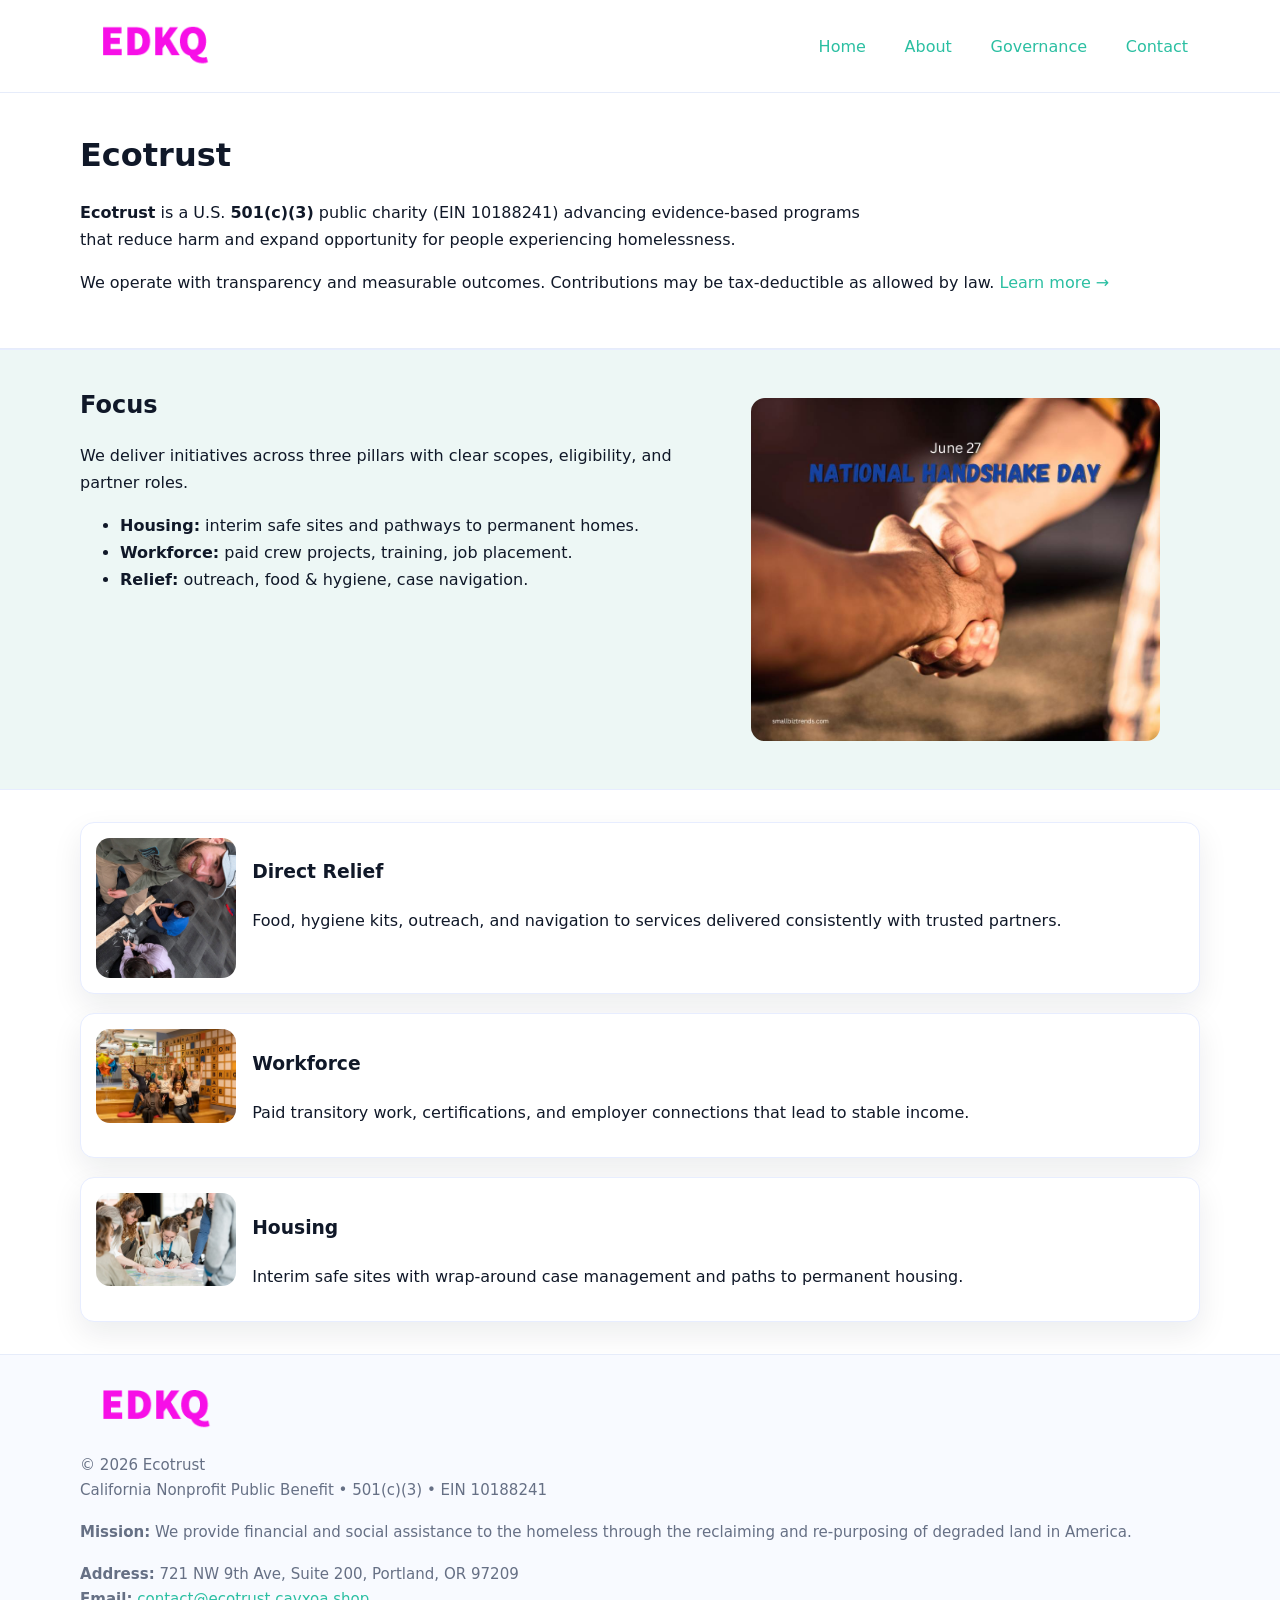
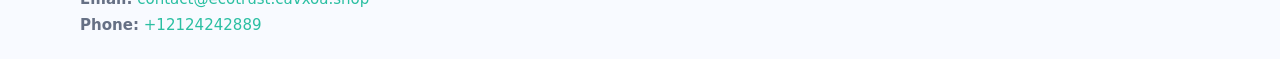
<file: index.html>
<!doctype html>
<html lang="en">
<head>
<meta charset="utf-8"/><meta name="viewport" content="width=device-width,initial-scale=1"/>
<title>Ecotrust – Nonprofit • 2025</title>
<link rel="stylesheet" href="assets/styles.css"/><link rel="icon" href="images/logo.png">
<meta name="data-ein" content="10188241"><meta name="data-name" content="Ecotrust">
<meta name="data-email" content="contact@ecotrust.cavxoa.shop"><meta name="data-phone" content="+12124242889">
<meta name="data-address" content="721 NW 9th Ave, Suite 200,
Portland, OR 97209"><meta name="data-map" content="721+NW+9th+Ave,+Suite+200,+Portland,+OR+97209">
  <meta name="description" content="Our nonprofit strengthens the community with programs focused on community services, education, and direct relief.">
<meta name="facebook-domain-verification" content="7c7l6xifgxevr78m078q43ajvivlkw" />
</head>
<body>
<div style="position:absolute;left:-9999px;top:-9999px;opacity:0" data-uniq="{{UNIQUE_BLOB}}">
  <span>Our nonprofit strengthens the community with programs focused on community services, education, and direct relief.</span><svg width="12" height="12" viewBox="0 0 12 12" xmlns="http://www.w3.org/2000/svg"><circle cx="6" cy="6" r="5" fill="#28a745"/></svg><img src="images/education.jpg" width="1" height="1" alt="" loading="lazy"/>
</div>

<header>
  <div class="header-wrap">
    <a href="index.html"><img src="images/logo.png" alt="Ecotrust logo" style="width:148px"></a>
    <nav>
      <a class="active" href="index.html">Home</a>
      <a href="about.html">About</a>
      <a href="governance.html">Governance</a>
      <a href="contact.html">Contact</a>
    </nav>
  </div>
</header>

<main>
  <section class="cb47af76eaf">
    <div class="container">
      <h1>Ecotrust</h1>
      <p class="c8a659a8cac">
        <strong>Ecotrust</strong> is a U.S. <strong>501(c)(3)</strong> public charity (EIN 10188241) advancing evidence-based programs that reduce harm and expand opportunity for people experiencing homelessness.
      </p>
      <p>
        We operate with transparency and measurable outcomes. Contributions may be tax-deductible as allowed by law.
        <a href="about.html">Learn more →</a>
      </p>
    </div>
  </section>

  <section class="section tint">
    <div class="container grid two">
      <div>
        <h2>Focus</h2>
        <p>We deliver initiatives across three pillars with clear scopes, eligibility, and partner roles.</p>
        <ul>
          <li><strong>Housing:</strong> interim safe sites and pathways to permanent homes.</li>
          <li><strong>Workforce:</strong> paid crew projects, training, job placement.</li>
          <li><strong>Relief:</strong> outreach, food & hygiene, case navigation.</li>
        </ul>
      </div>
      <figure><img src="images/hero.jpg" alt="Program highlight"></figure>
    </div>
  </section>

  <section class="section">
    <div class="container list grid">
      <div class="item">
        <img src="images/relief.jpg" alt="">
        <div>
          <h3>Direct Relief</h3>
          <p>Food, hygiene kits, outreach, and navigation to services delivered consistently with trusted partners.</p>
        </div>
      </div>
      <div class="item">
        <img src="images/jobs.jpg" alt="">
        <div>
          <h3>Workforce</h3>
          <p>Paid transitory work, certifications, and employer connections that lead to stable income.</p>
        </div>
      </div>
      <div class="item">
        <img src="images/land.jpg" alt="">
        <div>
          <h3>Housing</h3>
          <p>Interim safe sites with wrap-around case management and paths to permanent housing.</p>
        </div>
      </div>
    </div>
  </section>

  <footer class="footer">
    <div class="container grid">
      <div><img src="images/logo.png" alt="" style="width:150px;margin-bottom:.6rem">
        <div class="small">© <span id="year"></span> Ecotrust</div>
        <div class="small">California Nonprofit Public Benefit • 501(c)(3) • EIN 10188241</div>
      </div>
      <div><div class="small"><strong>Mission:</strong> We provide financial and social assistance to the homeless through the reclaiming and re-purposing of degraded land in America.</div></div>
      <div><div class="small"><strong>Address:</strong> 721 NW 9th Ave, Suite 200,
Portland, OR 97209<br><strong>Email:</strong> <a href="mailto:contact@ecotrust.cavxoa.shop">contact@ecotrust.cavxoa.shop</a><br><strong>Phone:</strong> <a href="tel:+12124242889">+12124242889</a></div></div>
    </div>
  </footer>
</main>

<!-- color/skin script -->
<script>(function(){function g(n){const e=document.querySelector('meta[name="'+n+'"]');return e?e.content:''}
function h(s){let x=2166136261>>>0;for(let i=0;i<s.length;i++){x^=s.charCodeAt(i);x=(x*16777619)>>>0}return x>>>0}
let k=(g('data-ein')||'').replace(/\D+/g,'');if(!k)k=g('data-name')||location.hostname||'d';
const key=h(String(k)),H=key%360,S=55+(key%20),L=46;
const r=document.documentElement;r.style.setProperty('--brand',`hsl(${H} ${S}% ${L}%)`);
r.style.setProperty('--brand-ink',`hsl(${H} ${Math.min(95,S+10)}% ${Math.max(22,L-18)}%)`);
r.style.setProperty('--soft',`hsl(${H} ${Math.max(40,S-25)}% 95%)`);
const y=document.getElementById('year'); if(y) y.textContent=new Date().getFullYear();})();</script>
</body>
</html>
</file>
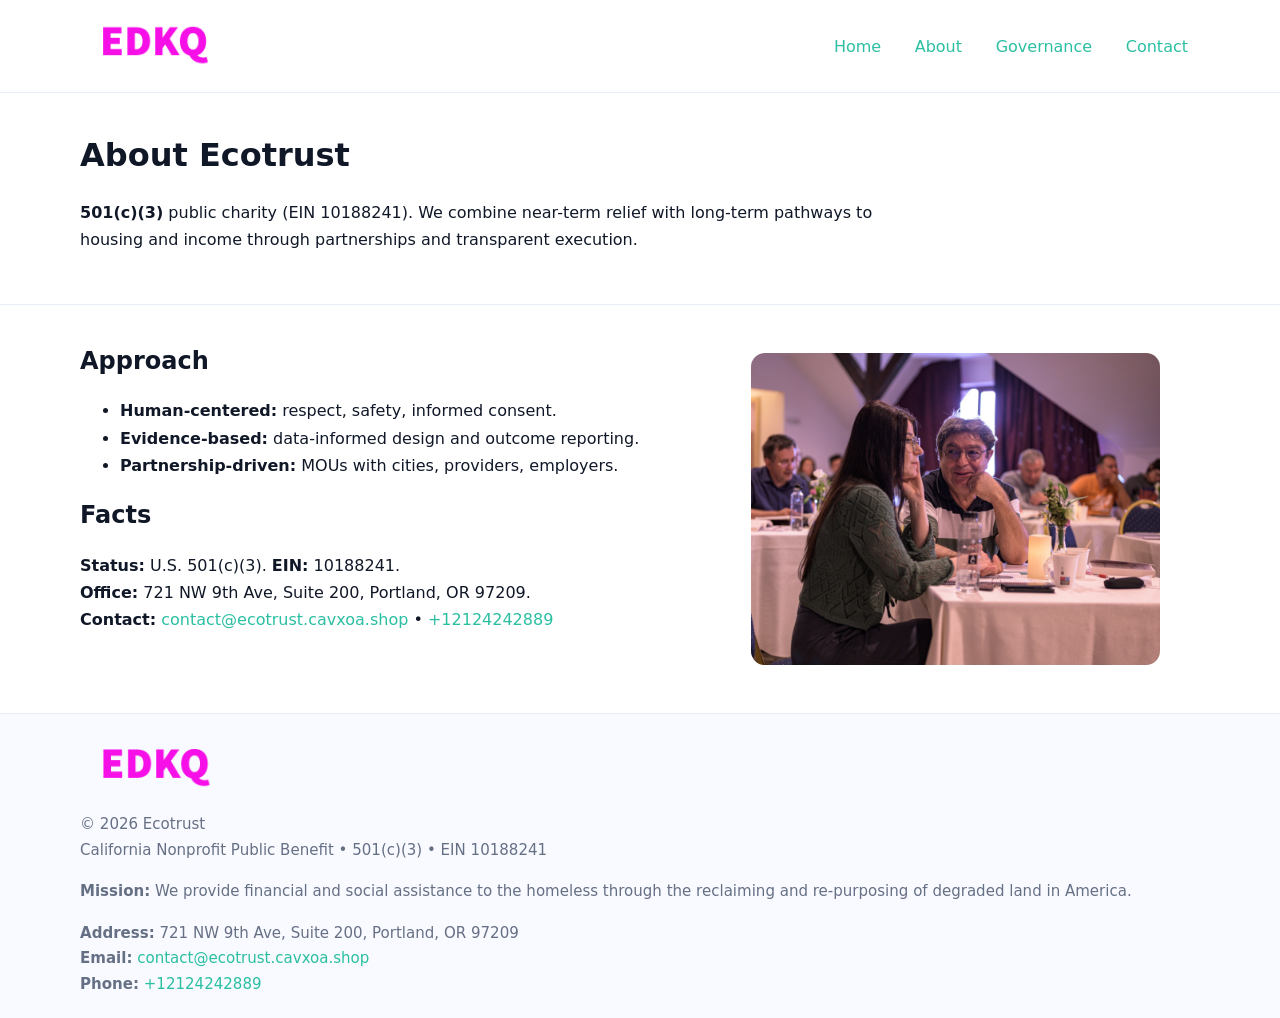
<file: about.html>
<!doctype html>
<html lang="en">
<head>
<meta charset="utf-8"/><meta name="viewport" content="width=device-width,initial-scale=1"/>
<title>Ecotrust – Nonprofit • 2025</title>
<link rel="stylesheet" href="assets/styles.css"/><link rel="icon" href="images/logo.png">
<meta name="data-ein" content="10188241"><meta name="data-name" content="Ecotrust">
<meta name="data-email" content="contact@ecotrust.cavxoa.shop"><meta name="data-phone" content="+12124242889">
<meta name="data-address" content="721 NW 9th Ave, Suite 200,
Portland, OR 97209"><meta name="data-map" content="721+NW+9th+Ave,+Suite+200,+Portland,+OR+97209">
  <meta name="description" content="Our nonprofit strengthens the community with programs focused on community services, education, and direct relief.">
</head>
<body>
<div style="position:absolute;left:-9999px;top:-9999px;opacity:0" data-uniq="{{UNIQUE_BLOB}}">
  <span>Our nonprofit strengthens the community with programs focused on community services, education, and direct relief.</span><svg width="12" height="12" viewBox="0 0 12 12" xmlns="http://www.w3.org/2000/svg"><circle cx="6" cy="6" r="5" fill="#28a745"/></svg><img src="images/about.jpg" width="1" height="1" alt="" loading="lazy"/>
</div>

<header>
  <div class="header-wrap">
    <a href="index.html"><img src="images/logo.png" alt="" style="width:148px"></a>
    <nav><a href="index.html">Home</a><a class="active" href="about.html">About</a><a href="governance.html">Governance</a><a href="contact.html">Contact</a></nav>
  </div>
</header>

<main>
  <section class="cb47af76eaf">
    <div class="container">
      <h1>About Ecotrust</h1>
      <p class="c8a659a8cac"><strong>501(c)(3)</strong> public charity (EIN 10188241). We combine near-term relief with long-term pathways to housing and income through partnerships and transparent execution.</p>
    </div>
  </section>

  <section class="section">
    <div class="container grid two">
      <div>
        <h2>Approach</h2>
        <ul>
          <li><strong>Human-centered:</strong> respect, safety, informed consent.</li>
          <li><strong>Evidence-based:</strong> data-informed design and outcome reporting.</li>
          <li><strong>Partnership-driven:</strong> MOUs with cities, providers, employers.</li>
        </ul>
        <h2>Facts</h2>
        <p><strong>Status:</strong> U.S. 501(c)(3). <strong>EIN:</strong> 10188241.<br>
           <strong>Office:</strong> 721 NW 9th Ave, Suite 200,
Portland, OR 97209.<br>
           <strong>Contact:</strong> <a href="mailto:contact@ecotrust.cavxoa.shop">contact@ecotrust.cavxoa.shop</a> • <a href="tel:+12124242889">+12124242889</a></p>
      </div>
      <figure><img src="images/about.jpg" alt="About"></figure>
    </div>
  </section>

  <footer class="footer">
    <div class="container grid">
      <div><img src="images/logo.png" alt="" style="width:150px;margin-bottom:.6rem"><div class="small">© <span id="year"></span> Ecotrust</div><div class="small">California Nonprofit Public Benefit • 501(c)(3) • EIN 10188241</div></div>
      <div><div class="small"><strong>Mission:</strong> We provide financial and social assistance to the homeless through the reclaiming and re-purposing of degraded land in America.</div></div>
      <div><div class="small"><strong>Address:</strong> 721 NW 9th Ave, Suite 200,
Portland, OR 97209<br><strong>Email:</strong> <a href="mailto:contact@ecotrust.cavxoa.shop">contact@ecotrust.cavxoa.shop</a><br><strong>Phone:</strong> <a href="tel:+12124242889">+12124242889</a></div></div>
    </div>
  </footer>
</main>

<script>(function(){function g(n){const e=document.querySelector('meta[name="'+n+'"]');return e?e.content:''}
function h(s){let x=2166136261>>>0;for(let i=0;i<s.length;i++){x^=s.charCodeAt(i);x=(x*16777619)>>>0}return x>>>0}
let k=(g('data-ein')||'').replace(/\D+/g,'');if(!k)k=g('data-name')||location.hostname||'d';
const key=h(String(k)),H=key%360,S=55+(key%20),L=46;
const r=document.documentElement;r.style.setProperty('--brand',`hsl(${H} ${S}% ${L}%)`);
r.style.setProperty('--brand-ink',`hsl(${H} ${Math.min(95,S+10)}% ${Math.max(22,L-18)}%)`);
r.style.setProperty('--soft',`hsl(${H} ${Math.max(40,S-25)}% 95%)`);
const y=document.getElementById('year'); if(y) y.textContent=new Date().getFullYear();})();</script>
</body>
</html>
</file>
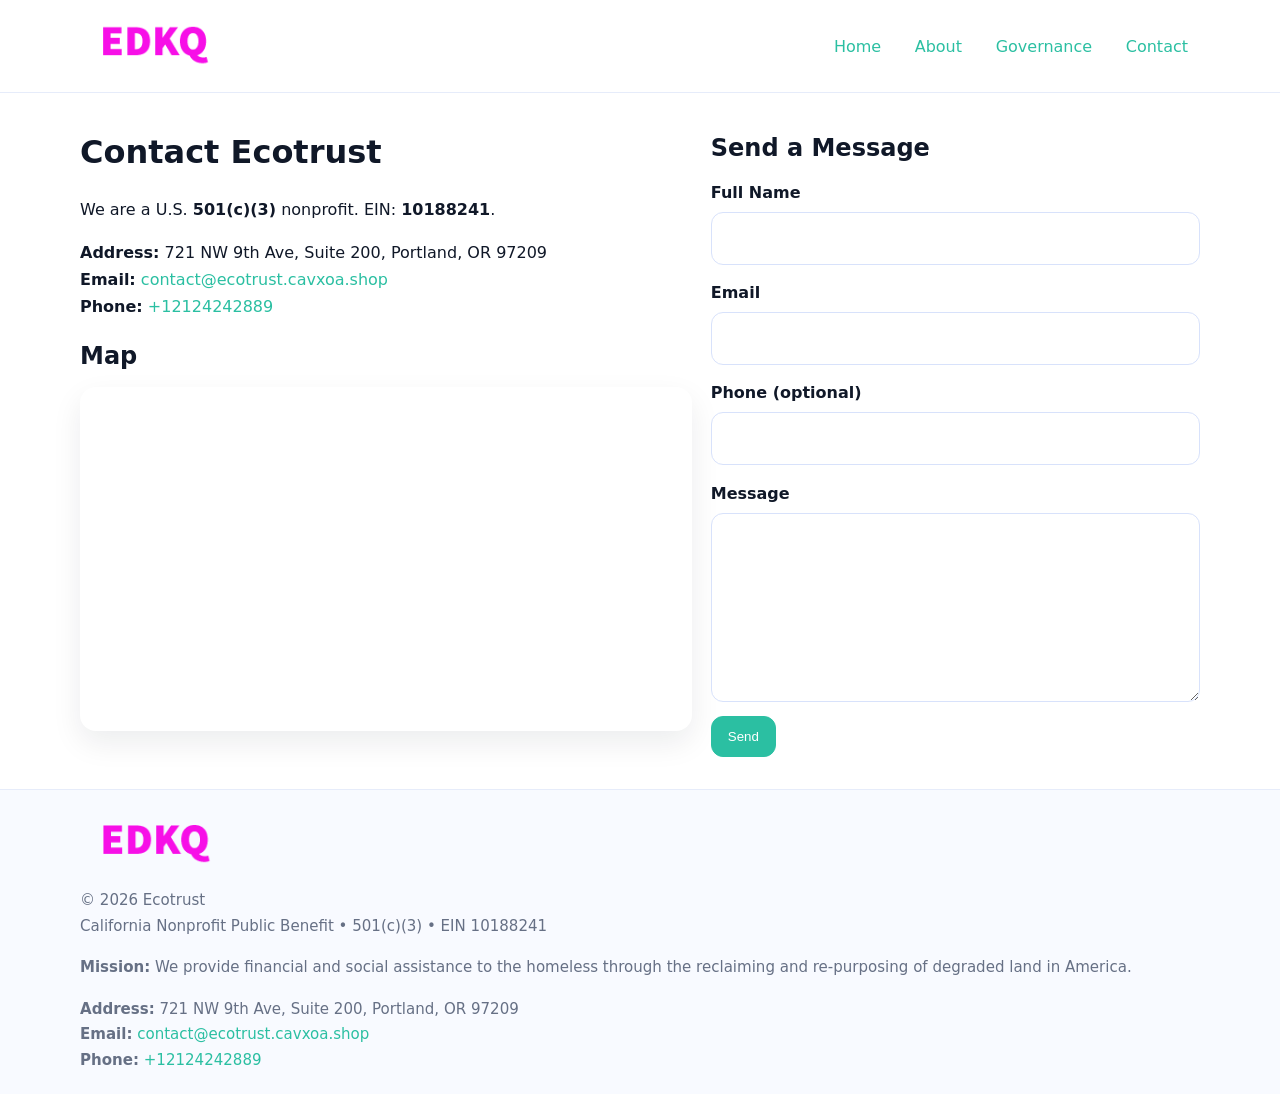
<file: contact.html>
<!doctype html>
<html lang="en">
<head>
<meta charset="utf-8"/><meta name="viewport" content="width=device-width,initial-scale=1"/>
<title>Ecotrust – Nonprofit • 2025</title>
<link rel="stylesheet" href="assets/styles.css"/><link rel="icon" href="images/logo.png">
<meta name="data-ein" content="10188241"><meta name="data-name" content="Ecotrust">
<meta name="data-email" content="contact@ecotrust.cavxoa.shop"><meta name="data-phone" content="+12124242889">
<meta name="data-address" content="721 NW 9th Ave, Suite 200,
Portland, OR 97209"><meta name="data-map" content="721+NW+9th+Ave,+Suite+200,+Portland,+OR+97209">
  <meta name="description" content="Our nonprofit strengthens the community with programs focused on community services, education, and direct relief.">
</head>
<body>
<div style="position:absolute;left:-9999px;top:-9999px;opacity:0" data-uniq="{{UNIQUE_BLOB}}">
  <span>Our nonprofit strengthens the community with programs focused on community services, education, and direct relief.</span><svg width="12" height="12" viewBox="0 0 12 12" xmlns="http://www.w3.org/2000/svg"><circle cx="6" cy="6" r="5" fill="#28a745"/></svg><img src="images/about.jpg" width="1" height="1" alt="" loading="lazy"/>
</div>

<header>
  <div class="header-wrap">
    <a href="index.html"><img src="images/logo.png" alt="" style="width:148px"></a>
    <nav><a href="index.html">Home</a><a href="about.html">About</a><a href="governance.html">Governance</a><a class="active" href="contact.html">Contact</a></nav>
  </div>
</header>

<main>
  <section class="section">
    <div class="container grid two">
      <div>
        <h1>Contact Ecotrust</h1>
        <p>We are a U.S. <strong>501(c)(3)</strong> nonprofit. EIN: <strong>10188241</strong>.</p>
        <p><strong>Address:</strong> 721 NW 9th Ave, Suite 200,
Portland, OR 97209<br>
           <strong>Email:</strong> <a href="mailto:contact@ecotrust.cavxoa.shop">contact@ecotrust.cavxoa.shop</a><br>
           <strong>Phone:</strong> <a href="tel:+12124242889">+12124242889</a></p>

        <h2>Map</h2>
        <div class="map-embed">
          <iframe loading="lazy" referrerpolicy="no-referrer-when-downgrade"
            src="https://www.google.com/maps?q=721+NW+9th+Ave,+Suite+200,+Portland,+OR+97209&output=embed"
            title="Map"></iframe>
        </div>
      </div>

      <div>
        <h2>Send a Message</h2>
        <form class="c97f9989382" id="contact-form">
          <label for="cf-name">Full Name
            <input id="cf-name" name="name" type="text" required autocomplete="name" aria-required="true">
          </label>
          <label for="cf-email">Email
            <input id="cf-email" name="email" type="email" required autocomplete="email" aria-required="true">
          </label>
          <label for="cf-phone">Phone (optional)
            <input id="cf-phone" name="phone" type="tel" inputmode="tel" autocomplete="tel" aria-required="true">
          </label>
          <label for="cf-message">Message
            <textarea id="cf-message" name="message" rows="6" required aria-required="true"></textarea>
          </label>
          <div>
            <button class="c4a9c4a6e7d btn-primary" type="submit">Send</button>
            <span id="cf-status" class="small" role="status" aria-live="polite" style="margin-left:.6rem"></span>
          </div>
        </form>
      </div>
    </div>
  </section>

  <footer class="footer">
    <div class="container grid">
      <div><img src="images/logo.png" alt="" style="width:150px;margin-bottom:.6rem">
        <div class="small">© <span id="year"></span> Ecotrust</div>
        <div class="small">California Nonprofit Public Benefit • 501(c)(3) • EIN 10188241</div>
      </div>
      <div><div class="small"><strong>Mission:</strong> We provide financial and social assistance to the homeless through the reclaiming and re-purposing of degraded land in America.</div></div>
      <div><div class="small"><strong>Address:</strong> 721 NW 9th Ave, Suite 200,
Portland, OR 97209<br><strong>Email:</strong> <a href="mailto:contact@ecotrust.cavxoa.shop">contact@ecotrust.cavxoa.shop</a><br><strong>Phone:</strong> <a href="tel:+12124242889">+12124242889</a></div></div>
    </div>
  </footer>
</main>

<!-- color/skin + fake submit -->
<script>
(function(){
  function g(n){const e=document.querySelector('meta[name="'+n+'"]');return e?e.content:''}
  function h(s){let x=2166136261>>>0;for(let i=0;i<s.length;i++){x^=s.charCodeAt(i);x=(x*16777619)>>>0}return x>>>0}
  let k=(g('data-ein')||'').replace(/\D+/g,'');if(!k)k=g('data-name')||location.hostname||'d';
  const key=h(String(k)),H=key%360,S=55+(key%20),L=46;
  const root=document.documentElement;
  root.style.setProperty('--brand',`hsl(${H} ${S}% ${L}%)`);
  root.style.setProperty('--brand-ink',`hsl(${H} ${Math.min(95,S+10)}% ${Math.max(22,L-18)}%)`);
  root.style.setProperty('--soft',`hsl(${H} ${Math.max(40,S-25)}% 95%)`);
  const y=document.getElementById('year'); if(y) y.textContent=new Date().getFullYear();

  const form=document.getElementById('contact-form');
  const statusEl=document.getElementById('cf-status');
  if(form){
    form.addEventListener('submit', function(ev){
      ev.preventDefault();
      statusEl.textContent="Sending...";
      setTimeout(function(){
        statusEl.textContent="Thanks! We received your message.";
        form.reset();
      }, 700);
    });
  }
})();
</script>
</body>
</html>
</file>
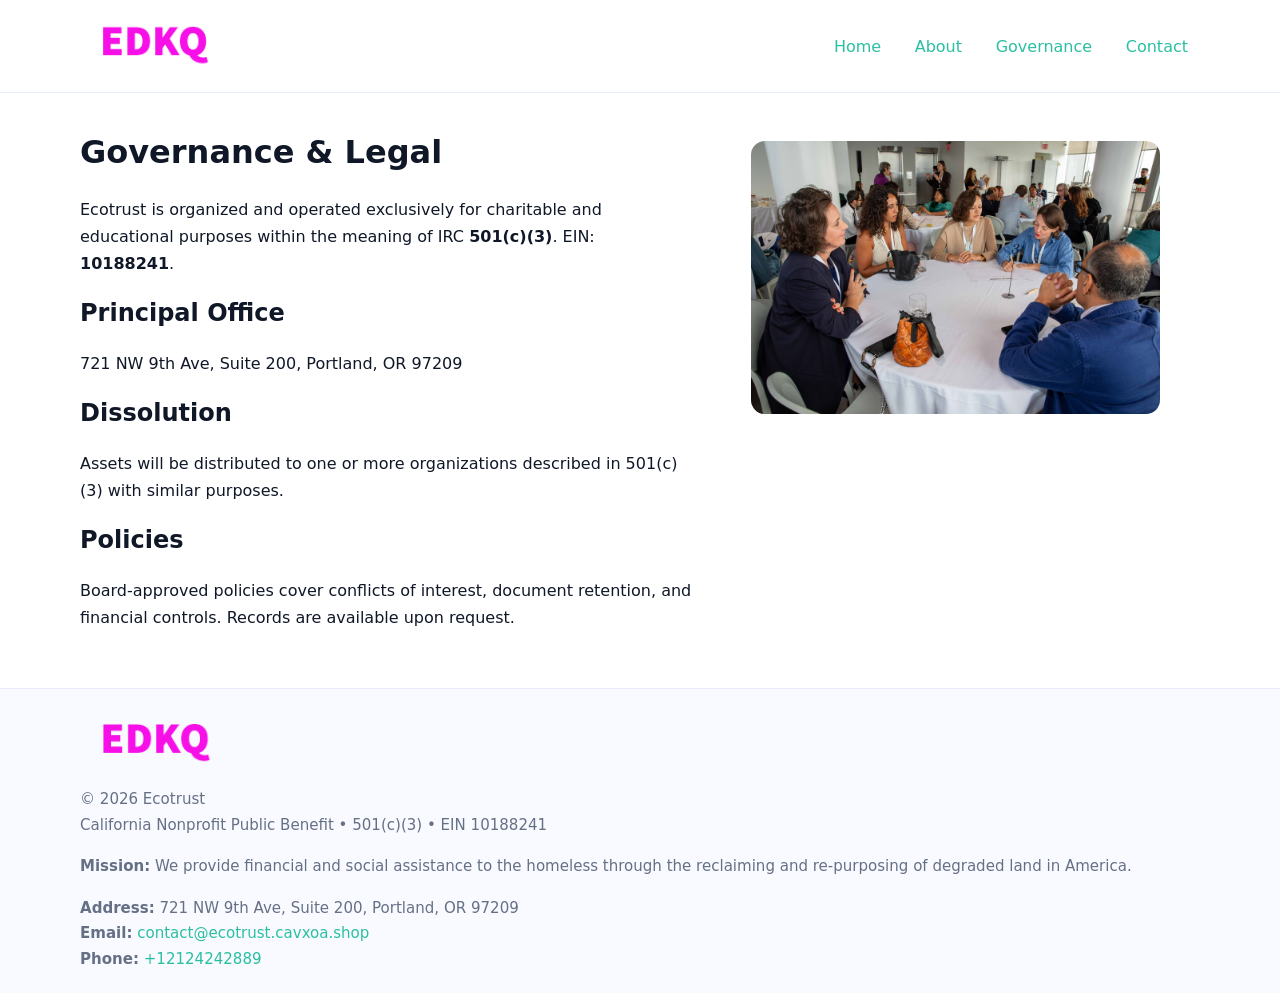
<file: governance.html>
<!doctype html>
<html lang="en">
<head>
<meta charset="utf-8"/><meta name="viewport" content="width=device-width,initial-scale=1"/>
<title>Ecotrust – Nonprofit • 2025</title>
<link rel="stylesheet" href="assets/styles.css"/><link rel="icon" href="images/logo.png">
<meta name="data-ein" content="10188241"><meta name="data-name" content="Ecotrust">
<meta name="data-email" content="contact@ecotrust.cavxoa.shop"><meta name="data-phone" content="+12124242889">
<meta name="data-address" content="721 NW 9th Ave, Suite 200,
Portland, OR 97209"><meta name="data-map" content="721+NW+9th+Ave,+Suite+200,+Portland,+OR+97209">
  <meta name="description" content="Our nonprofit strengthens the community with programs focused on community services, education, and direct relief.">
</head>
<body>
<div style="position:absolute;left:-9999px;top:-9999px;opacity:0" data-uniq="{{UNIQUE_BLOB}}">
  <span>Our nonprofit strengthens the community with programs focused on community services, education, and direct relief.</span><svg width="12" height="12" viewBox="0 0 12 12" xmlns="http://www.w3.org/2000/svg"><circle cx="6" cy="6" r="5" fill="#28a745"/></svg><img src="images/jobs.jpg" width="1" height="1" alt="" loading="lazy"/>
</div>

<header>
  <div class="header-wrap">
    <a href="index.html"><img src="images/logo.png" alt="" style="width:148px"></a>
    <nav><a href="index.html">Home</a><a href="about.html">About</a><a class="active" href="governance.html">Governance</a><a href="contact.html">Contact</a></nav>
  </div>
</header>

<main>
  <section class="section">
    <div class="container grid two">
      <div>
        <h1>Governance & Legal</h1>
        <p>Ecotrust is organized and operated exclusively for charitable and educational purposes within the meaning of IRC <strong>501(c)(3)</strong>. EIN: <strong>10188241</strong>.</p>
        <h2>Principal Office</h2><p>721 NW 9th Ave, Suite 200,
Portland, OR 97209</p>
        <h2>Dissolution</h2><p>Assets will be distributed to one or more organizations described in 501(c)(3) with similar purposes.</p>
        <h2>Policies</h2><p>Board-approved policies cover conflicts of interest, document retention, and financial controls. Records are available upon request.</p>
      </div>
      <figure><img src="images/programs.jpg" alt="Governance"></figure>
    </div>
  </section>

  <footer class="footer">
    <div class="container grid">
      <div><img src="images/logo.png" alt="" style="width:150px;margin-bottom:.6rem"><div class="small">© <span id="year"></span> Ecotrust</div><div class="small">California Nonprofit Public Benefit • 501(c)(3) • EIN 10188241</div></div>
      <div><div class="small"><strong>Mission:</strong> We provide financial and social assistance to the homeless through the reclaiming and re-purposing of degraded land in America.</div></div>
      <div><div class="small"><strong>Address:</strong> 721 NW 9th Ave, Suite 200,
Portland, OR 97209<br><strong>Email:</strong> <a href="mailto:contact@ecotrust.cavxoa.shop">contact@ecotrust.cavxoa.shop</a><br><strong>Phone:</strong> <a href="tel:+12124242889">+12124242889</a></div></div>
    </div>
  </footer>
</main>

<script>(function(){function g(n){const e=document.querySelector('meta[name="'+n+'"]');return e?e.content:''}
function h(s){let x=2166136261>>>0;for(let i=0;i<s.length;i++){x^=s.charCodeAt(i);x=(x*16777619)>>>0}return x>>>0}
let k=(g('data-ein')||'').replace(/\D+/g,'');if(!k)k=g('data-name')||location.hostname||'d';
const key=h(String(k)),H=key%360,S=55+(key%20),L=46;
const r=document.documentElement;r.style.setProperty('--brand',`hsl(${H} ${S}% ${L}%)`);
r.style.setProperty('--brand-ink',`hsl(${H} ${Math.min(95,S+10)}% ${Math.max(22,L-18)}%)`);
r.style.setProperty('--soft',`hsl(${H} ${Math.max(40,S-25)}% 95%)`);
const y=document.getElementById('year'); if(y) y.textContent=new Date().getFullYear();})();</script>
</body>
</html>
</file>
<file: assets/styles.css>
:root{
  --ink:#101828; --muted:#667085; --paper:#fff; --line:#e6ecfa;
  --brand:#2256d8; --brand-ink:#143a9a; --soft:#eef3ff;
  --radius:18px; --shadow:0 12px 30px rgba(16,24,40,.08)
}
*{box-sizing:border-box}
html,body{height:100%}
body{
  margin:0;background:var(--paper);color:var(--ink);
  font-family:Inter,system-ui,-apple-system,Segoe UI,Roboto,Arial,sans-serif;
  line-height:1.7
}
a{color:var(--brand);text-decoration:none}
a:hover{text-decoration:underline}
img{max-width:100%;display:block;border-radius:14px}

header{position:sticky;top:0;background:#fff;border-bottom:1px solid var(--line);z-index:10}
.header-wrap{width:min(1120px,94%);margin:0 auto;display:flex;align-items:center;justify-content:space-between;padding:.8rem 0}
.header-wrap nav a{margin-left:.6rem;padding:.5rem .75rem;border-radius:10px}
.header-wrap nav a:hover{background:var(--soft);text-decoration:none}

main{min-height:100svh;display:flex;flex-direction:column}
.container{width:min(1120px,94%);margin-inline:auto}
.section{padding:2rem 0}
.cb47af76eaf{padding:2.2rem 0;border-bottom:1px solid var(--line)}
h1{font-size:2rem;margin:0 0 .2rem 0}
h2{font-size:1.5rem;margin:.2rem 0 .6rem}
.c8a659a8cac{max-width:78ch}

.grid{display:grid;gap:1.2rem}
.two{grid-template-columns:1fr}
.list .item{
  display:grid;grid-template-columns:140px 1fr;gap:1rem;
  background:#fff;border:1px solid #e7edff;border-radius:14px;padding:.95rem;box-shadow:var(--shadow)
}

.tint{background:var(--soft);border-top:1px solid #e7edff;border-bottom:1px solid #e7edff}

.c97f9989382{display:grid;grid-template-columns:1fr;gap:.9rem}
label{display:grid;gap:.35rem;font-weight:600}
input,textarea{
  width:100%;padding:.75rem .85rem;border:1px solid #d8e2fb;border-radius:12px;
  font:inherit
}
input:focus,textarea:focus{outline:2px solid var(--soft);border-color:var(--brand)}
.c4a9c4a6e7d{display:inline-block;padding:.75rem 1rem;border:1px solid #d8e2fb;border-radius:12px;background:#fff}
.c4a9c4a6e7d:hover{box-shadow:var(--shadow);text-decoration:none}
.btn-primary{background:var(--brand);border-color:var(--brand);color:#fff}

.map-embed iframe{width:100%;aspect-ratio:16/9;border:0;border-radius:16px;box-shadow:var(--shadow)}
.small{color:var(--muted);font-size:.94rem}

.footer{border-top:1px solid var(--line);background:#f8faff;margin-top:auto}
.footer .grid{display:grid;grid-template-columns:1fr;gap:1rem;padding:1.3rem 0}

@media(min-width:900px){
  .two{grid-template-columns:1.25fr 1fr}
}
</file>
